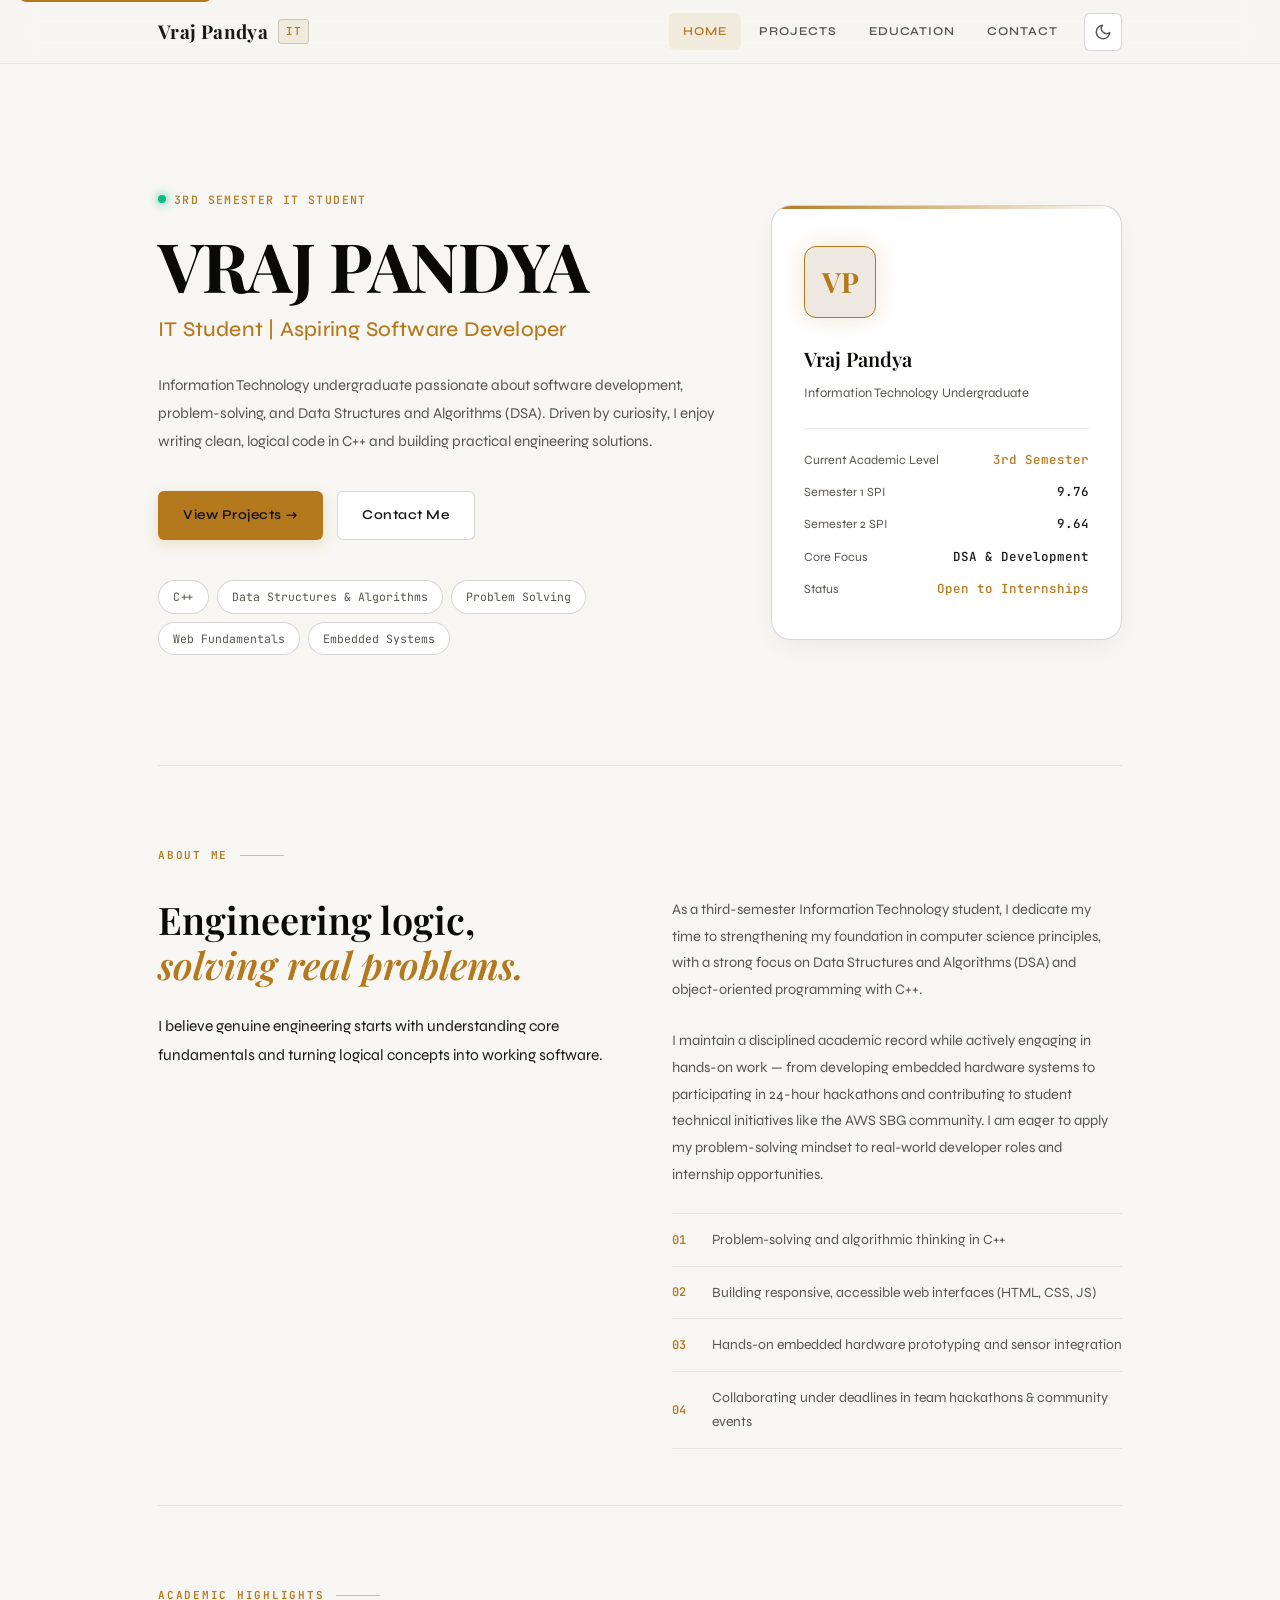
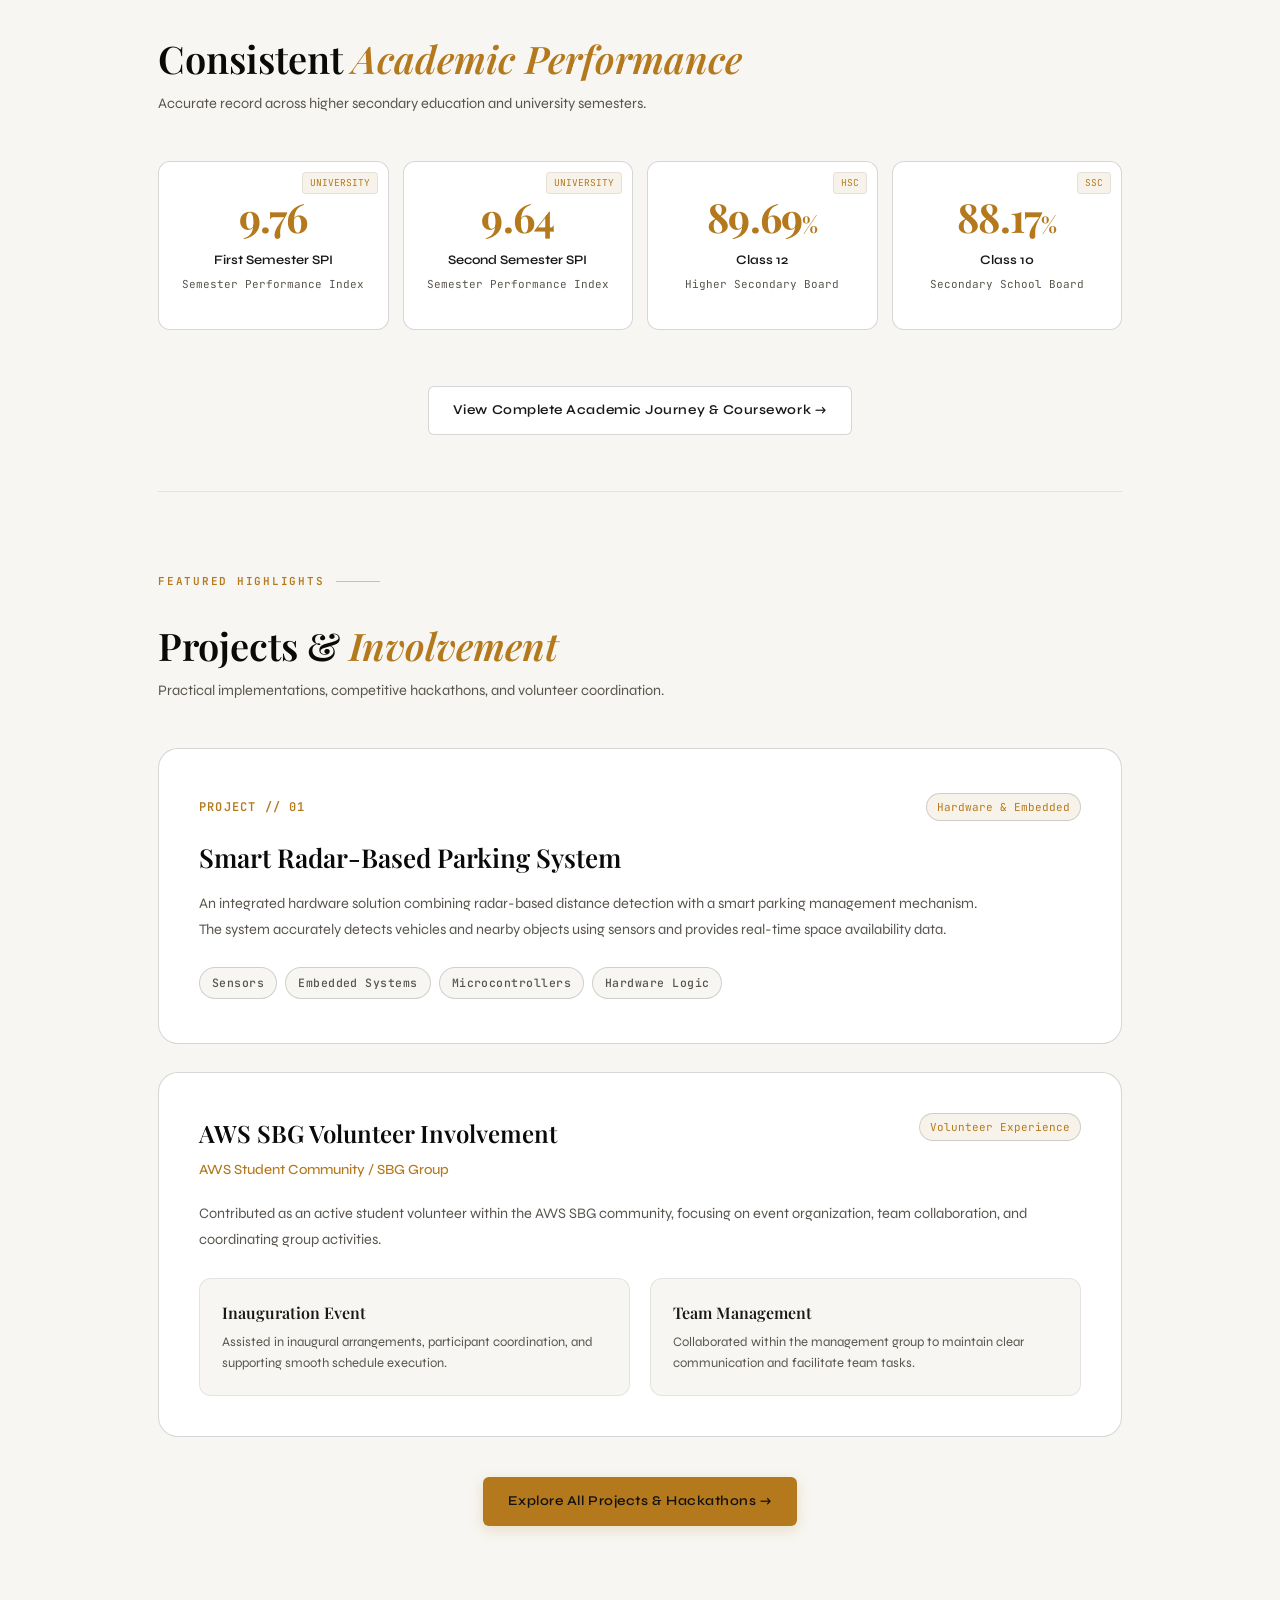
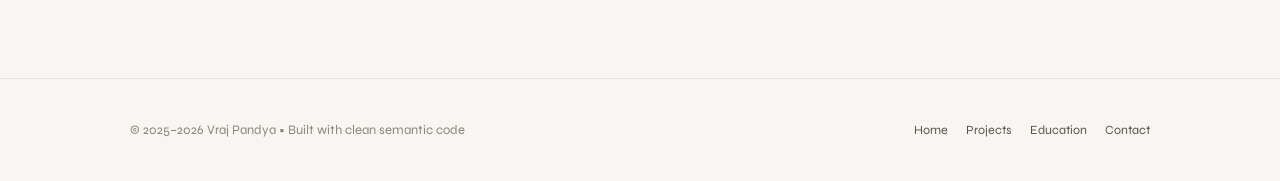
<file: index.html>
<!DOCTYPE html>
<html lang="en">
<head>
  <meta charset="UTF-8"/>
  <meta name="viewport" content="width=device-width, initial-scale=1.0"/>
  <title>Vraj Pandya — IT Student | Aspiring Software Developer</title>
  <meta name="description" content="Personal portfolio of Vraj Pandya, an Information Technology student focused on software development, Data Structures and Algorithms (DSA), and problem-solving."/>
  <link rel="stylesheet" href="style.css">
</head>
<body>

<a href="#main-content" class="skip-link">Skip to main content</a>

<!-- NAVIGATION -->
<nav>
  <div class="nav-inner">
    <a class="nav-brand" href="index.html">
      Vraj Pandya
      <span class="nav-brand-tag">IT</span>
    </a>

    <div class="nav-actions">
      <div class="nav-links">
        <a href="index.html" class="active">Home</a>
        <a href="projects.html">Projects</a>
        <a href="education.html">Education</a>
        <a href="contact.html">Contact</a>
      </div>

      <!-- Theme Toggle -->
      <button class="theme-toggle" type="button" aria-label="Toggle theme">
        <svg viewBox="0 0 24 24" width="18" height="18" fill="none" stroke="currentColor" stroke-width="2" stroke-linecap="round" stroke-linejoin="round" aria-hidden="true">
          <circle cx="12" cy="12" r="5"></circle>
          <line x1="12" y1="1" x2="12" y2="3"></line>
          <line x1="12" y1="21" x2="12" y2="23"></line>
        </svg>
      </button>

      <!-- Mobile Hamburger -->
      <button class="mobile-menu-btn" type="button" aria-label="Toggle navigation menu" aria-expanded="false">
        <svg viewBox="0 0 24 24" width="20" height="20" fill="none" stroke="currentColor" stroke-width="2" stroke-linecap="round" stroke-linejoin="round">
          <line x1="3" y1="12" x2="21" y2="12"></line>
          <line x1="3" y1="6" x2="21" y2="6"></line>
          <line x1="3" y1="18" x2="21" y2="18"></line>
        </svg>
      </button>
    </div>
  </div>
</nav>

<main id="main-content" class="page">

  <!-- HERO SECTION -->
  <section class="home-hero">
    <div class="hero-content">
      <p class="hero-eyebrow fade d1">
        <span class="status-dot"></span>
        3rd Semester IT Student
      </p>

      <h1 class="hero-name fade d2">
        VRAJ PANDYA
      </h1>

      <p class="hero-title fade d2">
        IT Student | Aspiring Software Developer
      </p>

      <p class="hero-intro fade d3">
        Information Technology undergraduate passionate about software development, problem-solving, and Data Structures and Algorithms (DSA). Driven by curiosity, I enjoy writing clean, logical code in C++ and building practical engineering solutions.
      </p>

      <div class="hero-cta-group fade d4">
        <a href="projects.html" class="btn btn-primary">View Projects →</a>
        <a href="contact.html" class="btn btn-secondary">Contact Me</a>
      </div>

      <div class="hero-roles fade d5">
        <span class="role-pill">C++</span>
        <span class="role-pill">Data Structures &amp; Algorithms</span>
        <span class="role-pill">Problem Solving</span>
        <span class="role-pill">Web Fundamentals</span>
        <span class="role-pill">Embedded Systems</span>
      </div>
    </div>

    <!-- CLEAN TECH PROFILE CARD (NO FAKE PHOTO) -->
    <div class="hero-visual-card fade d3">
      <div class="monogram-badge">
        <span class="monogram-text">VP</span>
      </div>

      <h2 class="card-spec-title">Vraj Pandya</h2>
      <p class="card-spec-sub">Information Technology Undergraduate</p>

      <ul class="spec-list">
        <li class="spec-item">
          <span class="spec-label">Current Academic Level</span>
          <span class="spec-val accent">3rd Semester</span>
        </li>
        <li class="spec-item">
          <span class="spec-label">Semester 1 SPI</span>
          <span class="spec-val">9.76</span>
        </li>
        <li class="spec-item">
          <span class="spec-label">Semester 2 SPI</span>
          <span class="spec-val">9.64</span>
        </li>
        <li class="spec-item">
          <span class="spec-label">Core Focus</span>
          <span class="spec-val">DSA &amp; Development</span>
        </li>
        <li class="spec-item">
          <span class="spec-label">Status</span>
          <span class="spec-val accent">Open to Internships</span>
        </li>
      </ul>
    </div>
  </section>

  <!-- ABOUT ME SECTION -->
  <section class="section-block">
    <div class="section-tag">About Me</div>

    <div class="about-grid">
      <div>
        <h2 class="section-title">
          Engineering logic,<br>
          <em>solving real problems.</em>
        </h2>
        <p class="about-lead" style="margin-top: 1.5rem;">
          I believe genuine engineering starts with understanding core fundamentals and turning logical concepts into working software.
        </p>
      </div>

      <div>
        <p class="about-body">
          As a third-semester Information Technology student, I dedicate my time to strengthening my foundation in computer science principles, with a strong focus on Data Structures and Algorithms (DSA) and object-oriented programming with C++.
        </p>
        <p class="about-body">
          I maintain a disciplined academic record while actively engaging in hands-on work — from developing embedded hardware systems to participating in 24-hour hackathons and contributing to student technical initiatives like the AWS SBG community. I am eager to apply my problem-solving mindset to real-world developer roles and internship opportunities.
        </p>

        <ul class="do-list">
          <li>
            <span class="do-num">01</span>
            <span>Problem-solving and algorithmic thinking in C++</span>
          </li>
          <li>
            <span class="do-num">02</span>
            <span>Building responsive, accessible web interfaces (HTML, CSS, JS)</span>
          </li>
          <li>
            <span class="do-num">03</span>
            <span>Hands-on embedded hardware prototyping and sensor integration</span>
          </li>
          <li>
            <span class="do-num">04</span>
            <span>Collaborating under deadlines in team hackathons &amp; community events</span>
          </li>
        </ul>
      </div>
    </div>
  </section>

  <!-- ACADEMIC SNAPSHOT SECTION -->
  <section class="section-block">
    <div class="section-tag">Academic Highlights</div>

    <div class="section-heading-wrapper">
      <h2 class="section-title">Consistent <em>Academic Performance</em></h2>
      <p class="section-desc">Accurate record across higher secondary education and university semesters.</p>
    </div>

    <div class="edu-stats-grid">
      <div class="stat-card">
        <span class="stat-card-badge">University</span>
        <div class="stat-num">9.76</div>
        <div class="stat-lbl">First Semester SPI</div>
        <div class="stat-sub">Semester Performance Index</div>
      </div>

      <div class="stat-card">
        <span class="stat-card-badge">University</span>
        <div class="stat-num">9.64</div>
        <div class="stat-lbl">Second Semester SPI</div>
        <div class="stat-sub">Semester Performance Index</div>
      </div>

      <div class="stat-card">
        <span class="stat-card-badge">HSC</span>
        <div class="stat-num">89.69<span style="font-size: 22px;">%</span></div>
        <div class="stat-lbl">Class 12</div>
        <div class="stat-sub">Higher Secondary Board</div>
      </div>

      <div class="stat-card">
        <span class="stat-card-badge">SSC</span>
        <div class="stat-num">88.17<span style="font-size: 22px;">%</span></div>
        <div class="stat-lbl">Class 10</div>
        <div class="stat-sub">Secondary School Board</div>
      </div>
    </div>

    <div style="text-align: center; margin-top: 1rem;">
      <a href="education.html" class="btn btn-secondary">View Complete Academic Journey &amp; Coursework →</a>
    </div>
  </section>

  <!-- QUICK PREVIEW: PROJECTS & VOLUNTEER -->
  <section class="section-block">
    <div class="section-tag">Featured Highlights</div>

    <div class="section-heading-wrapper">
      <h2 class="section-title">Projects &amp; <em>Involvement</em></h2>
      <p class="section-desc">Practical implementations, competitive hackathons, and volunteer coordination.</p>
    </div>

    <div class="projects-grid">
      <article class="proj-card">
        <div class="proj-top">
          <span class="proj-num">PROJECT // 01</span>
          <span class="proj-badge">Hardware &amp; Embedded</span>
        </div>
        <h3 class="proj-title">Smart Radar-Based Parking System</h3>
        <p class="proj-desc">
          An integrated hardware solution combining radar-based distance detection with a smart parking management mechanism. The system accurately detects vehicles and nearby objects using sensors and provides real-time space availability data.
        </p>
        <div class="tech-row">
          <span class="tech">Sensors</span>
          <span class="tech">Embedded Systems</span>
          <span class="tech">Microcontrollers</span>
          <span class="tech">Hardware Logic</span>
        </div>
      </article>

      <article class="volunteer-card" style="margin-top: 0;">
        <div class="volunteer-header">
          <div>
            <h3 class="volunteer-title">AWS SBG Volunteer Involvement</h3>
            <p class="volunteer-org">AWS Student Community / SBG Group</p>
          </div>
          <span class="proj-badge">Volunteer Experience</span>
        </div>
        <p class="volunteer-desc">
          Contributed as an active student volunteer within the AWS SBG community, focusing on event organization, team collaboration, and coordinating group activities.
        </p>
        <div class="volunteer-pillars">
          <div class="pillar-box">
            <h4>Inauguration Event</h4>
            <p>Assisted in inaugural arrangements, participant coordination, and supporting smooth schedule execution.</p>
          </div>
          <div class="pillar-box">
            <h4>Team Management</h4>
            <p>Collaborated within the management group to maintain clear communication and facilitate team tasks.</p>
          </div>
        </div>
      </article>
    </div>

    <div style="text-align: center; margin-top: 2.5rem;">
      <a href="projects.html" class="btn btn-primary">Explore All Projects &amp; Hackathons →</a>
    </div>
  </section>

</main>

<!-- FOOTER -->
<footer>
  <div class="footer-inner">
    <p>© 2025–2026 Vraj Pandya • Built with clean semantic code</p>
    <div class="footer-links">
      <a href="index.html">Home</a>
      <a href="projects.html">Projects</a>
      <a href="education.html">Education</a>
      <a href="contact.html">Contact</a>
    </div>
  </div>
</footer>

<script src="script.js"></script>
</body>
</html>
</file>
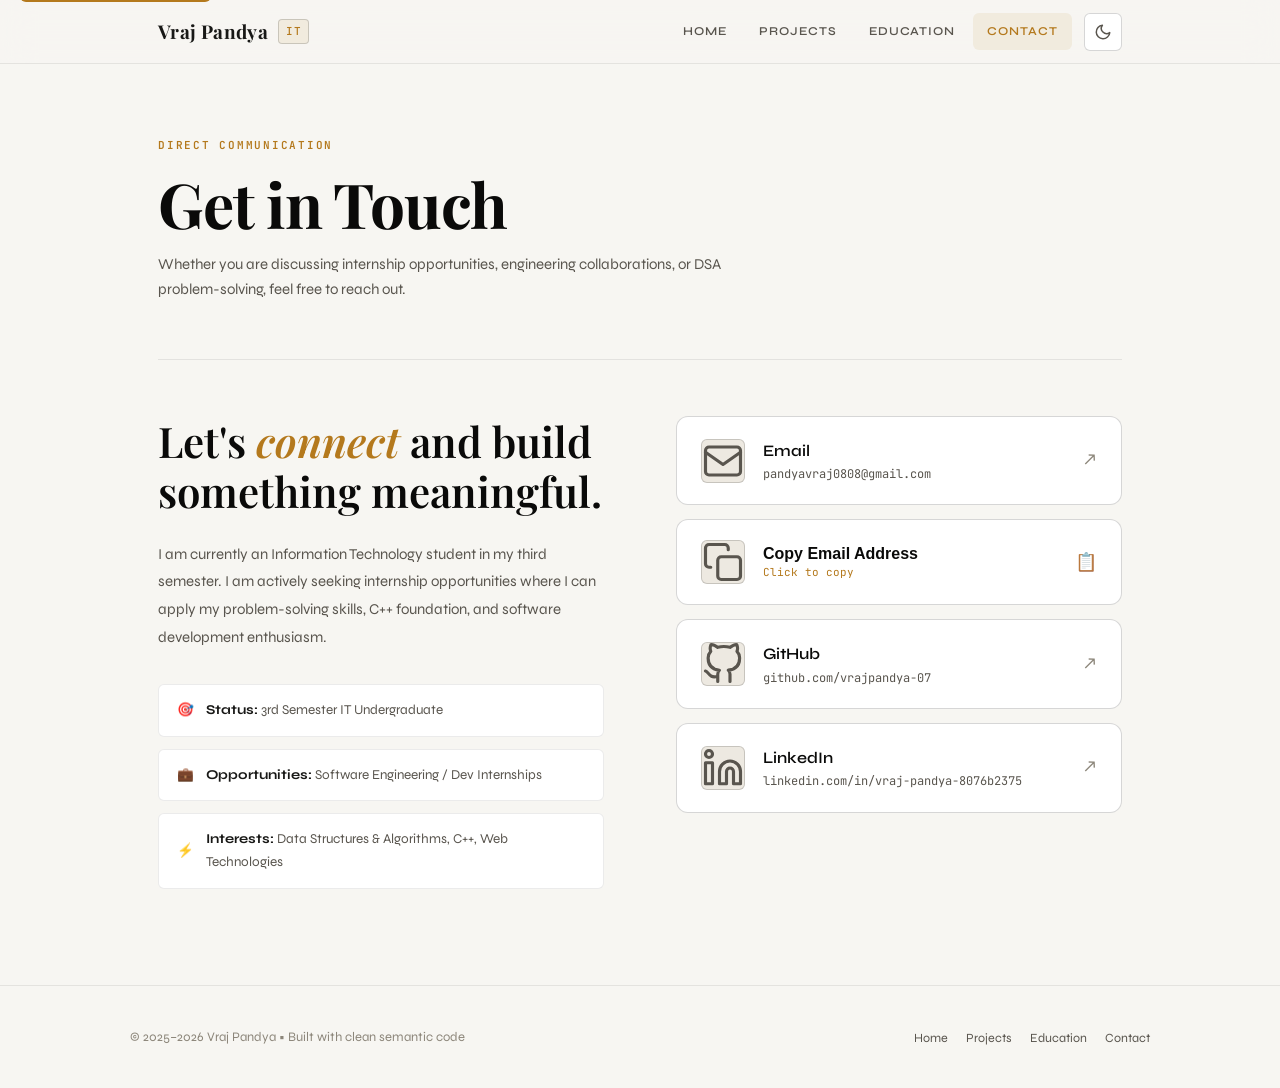
<file: contact.html>
<!DOCTYPE html>
<html lang="en">
<head>
  <meta charset="UTF-8"/>
  <meta name="viewport" content="width=device-width, initial-scale=1.0"/>
  <title>Contact — Vraj Pandya</title>
  <meta name="description" content="Get in touch with Vraj Pandya for software engineering internships, collaborations, or tech discussions."/>
  <link rel="stylesheet" href="style.css">
</head>
<body>

<a href="#main-content" class="skip-link">Skip to main content</a>

<!-- NAVIGATION -->
<nav>
  <div class="nav-inner">
    <a class="nav-brand" href="index.html">
      Vraj Pandya
      <span class="nav-brand-tag">IT</span>
    </a>

    <div class="nav-actions">
      <div class="nav-links">
        <a href="index.html">Home</a>
        <a href="projects.html">Projects</a>
        <a href="education.html">Education</a>
        <a href="contact.html" class="active">Contact</a>
      </div>

      <!-- Theme Toggle -->
      <button class="theme-toggle" type="button" aria-label="Toggle theme">
        <svg viewBox="0 0 24 24" width="18" height="18" fill="none" stroke="currentColor" stroke-width="2" stroke-linecap="round" stroke-linejoin="round" aria-hidden="true">
          <circle cx="12" cy="12" r="5"></circle>
          <line x1="12" y1="1" x2="12" y2="3"></line>
          <line x1="12" y1="21" x2="12" y2="23"></line>
        </svg>
      </button>

      <!-- Mobile Hamburger -->
      <button class="mobile-menu-btn" type="button" aria-label="Toggle navigation menu" aria-expanded="false">
        <svg viewBox="0 0 24 24" width="20" height="20" fill="none" stroke="currentColor" stroke-width="2" stroke-linecap="round" stroke-linejoin="round">
          <line x1="3" y1="12" x2="21" y2="12"></line>
          <line x1="3" y1="6" x2="21" y2="6"></line>
          <line x1="3" y1="18" x2="21" y2="18"></line>
        </svg>
      </button>
    </div>
  </div>
</nav>

<main id="main-content" class="page">

  <!-- PAGE HEADER -->
  <header class="page-hero fade d1">
    <p class="page-hero-tag">Direct Communication</p>
    <h1>Get in Touch</h1>
    <p class="page-subtitle">
      Whether you are discussing internship opportunities, engineering collaborations, or DSA problem-solving, feel free to reach out.
    </p>
  </header>

  <!-- CONTACT GRID -->
  <div class="contact-wrap fade d2">

    <!-- LEFT: INTRO & STATUS -->
    <div>
      <h2 class="contact-intro">Let's <em>connect</em> and build something meaningful.</h2>
      <p class="contact-sub">
        I am currently an Information Technology student in my third semester. I am actively seeking internship opportunities where I can apply my problem-solving skills, C++ foundation, and software development enthusiasm.
      </p>

      <div class="contact-info-cards">
        <div class="contact-info-pill">
          <span>🎯</span>
          <div>
            <strong>Status:</strong> 3rd Semester IT Undergraduate
          </div>
        </div>
        <div class="contact-info-pill">
          <span>💼</span>
          <div>
            <strong>Opportunities:</strong> Software Engineering / Dev Internships
          </div>
        </div>
        <div class="contact-info-pill">
          <span>⚡</span>
          <div>
            <strong>Interests:</strong> Data Structures &amp; Algorithms, C++, Web Technologies
          </div>
        </div>
      </div>
    </div>

    <!-- RIGHT: DIRECT CHANNELS (VERIFIED LINKS ONLY) -->
    <div class="contact-logos">

      <!-- Email Direct & Copy -->
      <a class="contact-btn" href="mailto:pandyavraj0808@gmail.com" title="Send email to pandyavraj0808@gmail.com">
        <div class="btn-icon">
          <svg viewBox="0 0 24 24" fill="none" stroke="currentColor" stroke-width="1.8" stroke-linecap="round" stroke-linejoin="round">
            <rect x="2" y="4" width="20" height="16" rx="2"/>
            <path d="M2 7l10 7 10-7"/>
          </svg>
        </div>
        <div class="contact-btn-content">
          <span class="btn-name">Email</span>
          <span class="btn-sub">pandyavraj0808@gmail.com</span>
        </div>
        <span class="btn-arrow">↗</span>
      </a>

      <!-- Quick Copy Email Button -->
      <button type="button" class="contact-btn" id="copy-email-btn" data-email="pandyavraj0808@gmail.com" style="cursor: pointer; text-align: left;">
        <div class="btn-icon">
          <svg viewBox="0 0 24 24" fill="none" stroke="currentColor" stroke-width="1.8" stroke-linecap="round" stroke-linejoin="round">
            <rect x="9" y="9" width="13" height="13" rx="2" ry="2"></rect>
            <path d="M5 15H4a2 2 0 0 1-2-2V4a2 2 0 0 1 2-2h9a2 2 0 0 1 2 2v1"></path>
          </svg>
        </div>
        <div class="contact-btn-content">
          <span class="btn-name">Copy Email Address</span>
          <span class="copy-feedback">Click to copy</span>
        </div>
        <span class="btn-arrow">📋</span>
      </button>

      <!-- GitHub -->
      <a class="contact-btn" href="https://github.com/vrajpandya-07" target="_blank" rel="noopener noreferrer" title="Visit Vraj's GitHub profile">
        <div class="btn-icon">
          <svg viewBox="0 0 24 24" fill="none" stroke="currentColor" stroke-width="1.8" stroke-linecap="round" stroke-linejoin="round">
            <path d="M9 19c-5 1.5-5-2.5-7-3m14 6v-3.87a3.37 3.37 0 0 0-.94-2.61c3.14-.35 6.44-1.54 6.44-7A5.44 5.44 0 0 0 20 4.77 5.07 5.07 0 0 0 19.91 1S18.73.65 16 2.48a13.38 13.38 0 0 0-7 0C6.27.65 5.09 1 5.09 1A5.07 5.07 0 0 0 5 4.77a5.44 5.44 0 0 0-1.5 3.78c0 5.42 3.3 6.61 6.44 7A3.37 3.37 0 0 0 9 18.13V22"/>
          </svg>
        </div>
        <div class="contact-btn-content">
          <span class="btn-name">GitHub</span>
          <span class="btn-sub">github.com/vrajpandya-07</span>
        </div>
        <span class="btn-arrow">↗</span>
      </a>

      <!-- LinkedIn -->
      <a class="contact-btn" href="https://www.linkedin.com/in/vraj-pandya-8076b2375/" target="_blank" rel="noopener noreferrer" title="Connect with Vraj on LinkedIn">
        <div class="btn-icon">
          <svg viewBox="0 0 24 24" fill="none" stroke="currentColor" stroke-width="1.8" stroke-linecap="round" stroke-linejoin="round">
            <path d="M16 8a6 6 0 0 1 6 6v7h-4v-7a2 2 0 0 0-2-2 2 2 0 0 0-2 2v7h-4v-7a6 6 0 0 1 6-6z"/>
            <rect x="2" y="9" width="4" height="12"/>
            <circle cx="4" cy="4" r="2"/>
          </svg>
        </div>
        <div class="contact-btn-content">
          <span class="btn-name">LinkedIn</span>
          <span class="btn-sub">linkedin.com/in/vraj-pandya-8076b2375</span>
        </div>
        <span class="btn-arrow">↗</span>
      </a>

    </div>

  </div>

</main>

<!-- FOOTER -->
<footer>
  <div class="footer-inner">
    <p>© 2025–2026 Vraj Pandya • Built with clean semantic code</p>
    <div class="footer-links">
      <a href="index.html">Home</a>
      <a href="projects.html">Projects</a>
      <a href="education.html">Education</a>
      <a href="contact.html">Contact</a>
    </div>
  </div>
</footer>

<script src="script.js"></script>
</body>
</html>
</file>
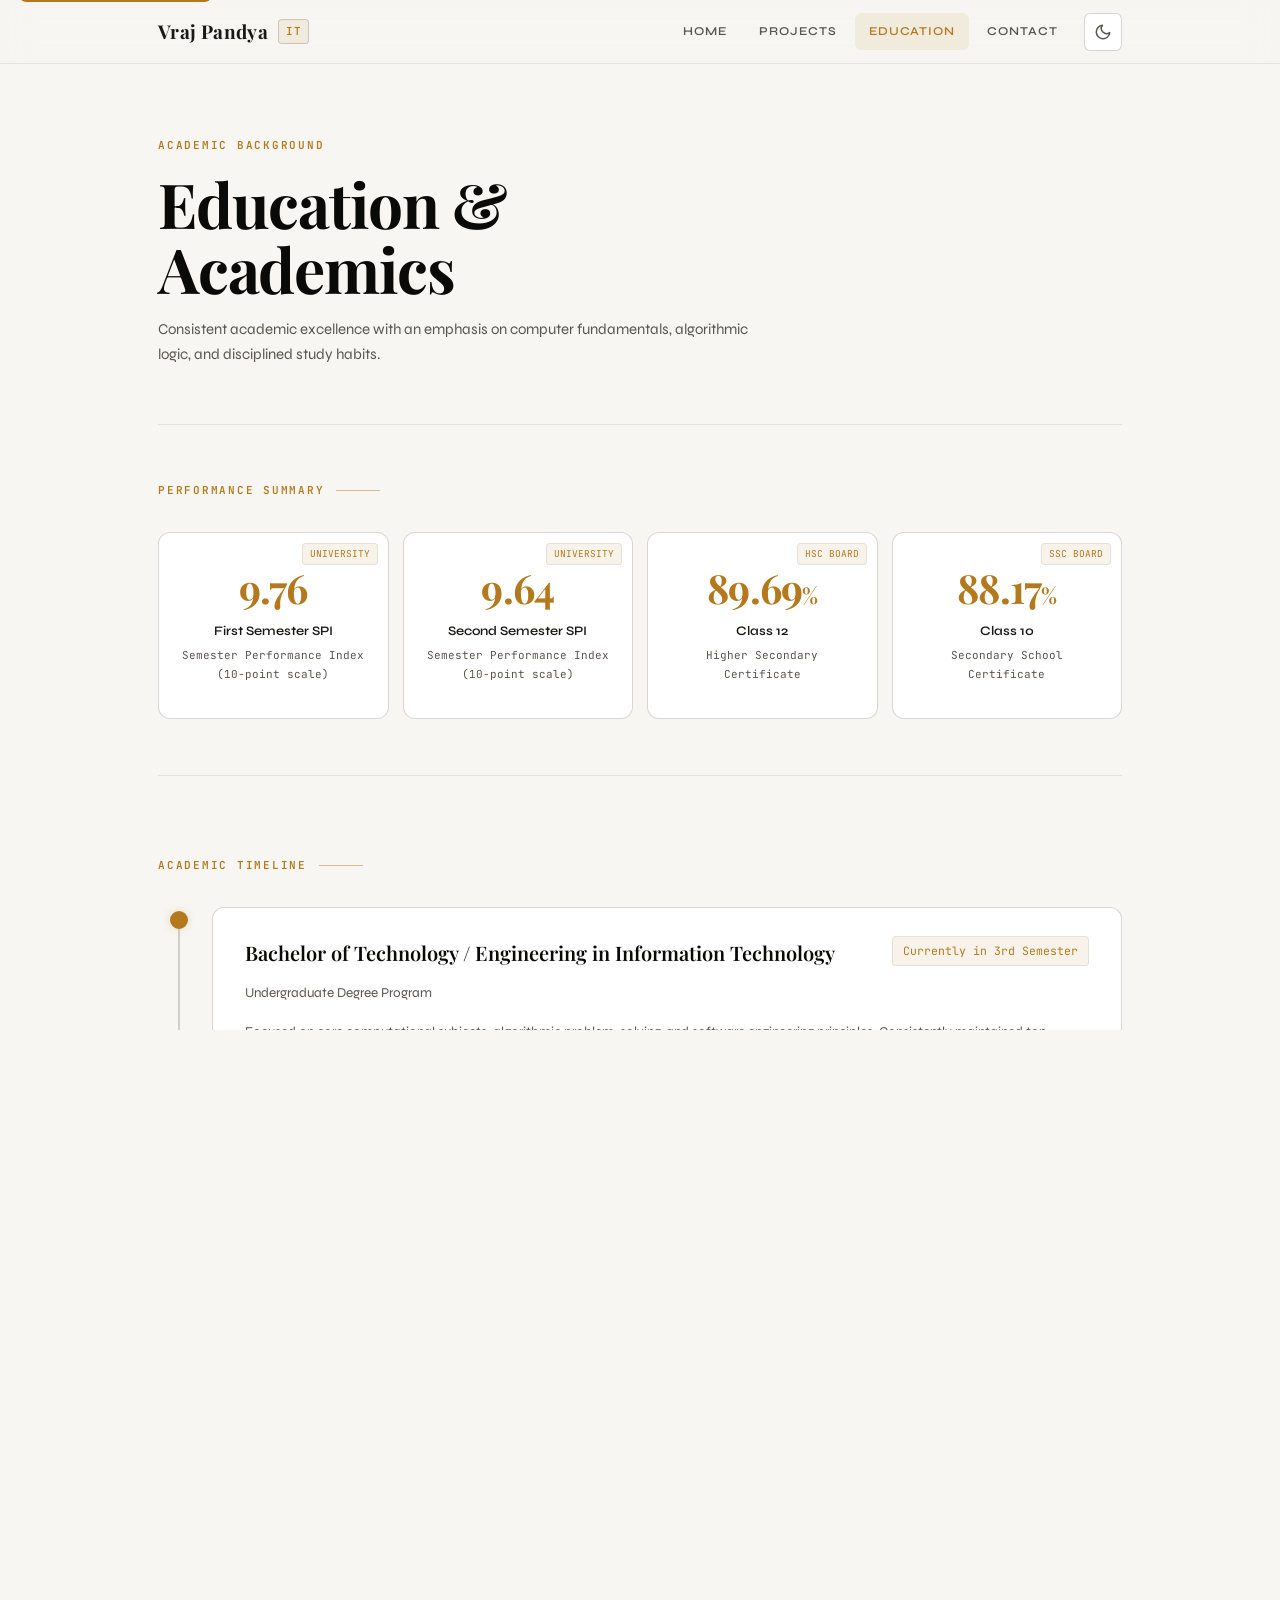
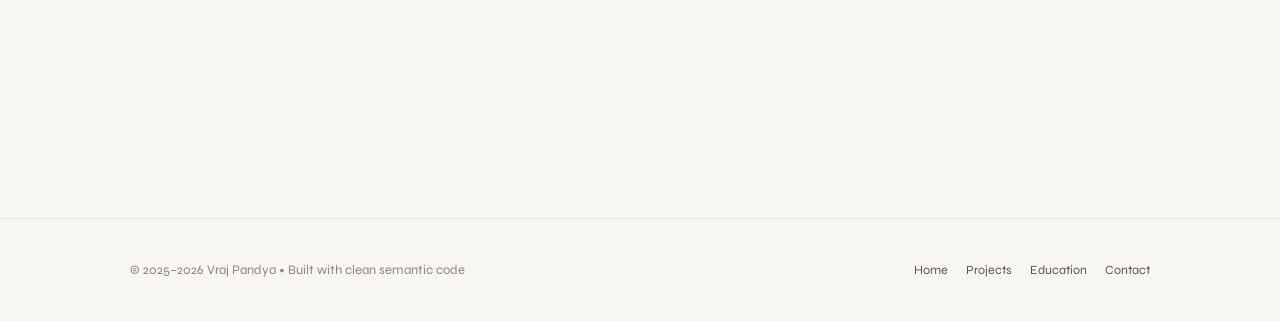
<file: education.html>
<!DOCTYPE html>
<html lang="en">
<head>
  <meta charset="UTF-8"/>
  <meta name="viewport" content="width=device-width, initial-scale=1.0"/>
  <title>Education &amp; Academics — Vraj Pandya</title>
  <meta name="description" content="Academic performance, coursework, and technical skills of Vraj Pandya, 3rd semester Information Technology student."/>
  <link rel="stylesheet" href="style.css">
</head>
<body>

<a href="#main-content" class="skip-link">Skip to main content</a>

<!-- NAVIGATION -->
<nav>
  <div class="nav-inner">
    <a class="nav-brand" href="index.html">
      Vraj Pandya
      <span class="nav-brand-tag">IT</span>
    </a>

    <div class="nav-actions">
      <div class="nav-links">
        <a href="index.html">Home</a>
        <a href="projects.html">Projects</a>
        <a href="education.html" class="active">Education</a>
        <a href="contact.html">Contact</a>
      </div>

      <!-- Theme Toggle -->
      <button class="theme-toggle" type="button" aria-label="Toggle theme">
        <svg viewBox="0 0 24 24" width="18" height="18" fill="none" stroke="currentColor" stroke-width="2" stroke-linecap="round" stroke-linejoin="round" aria-hidden="true">
          <circle cx="12" cy="12" r="5"></circle>
          <line x1="12" y1="1" x2="12" y2="3"></line>
          <line x1="12" y1="21" x2="12" y2="23"></line>
        </svg>
      </button>

      <!-- Mobile Hamburger -->
      <button class="mobile-menu-btn" type="button" aria-label="Toggle navigation menu" aria-expanded="false">
        <svg viewBox="0 0 24 24" width="20" height="20" fill="none" stroke="currentColor" stroke-width="2" stroke-linecap="round" stroke-linejoin="round">
          <line x1="3" y1="12" x2="21" y2="12"></line>
          <line x1="3" y1="6" x2="21" y2="6"></line>
          <line x1="3" y1="18" x2="21" y2="18"></line>
        </svg>
      </button>
    </div>
  </div>
</nav>

<main id="main-content" class="page">

  <!-- PAGE HEADER -->
  <header class="page-hero fade d1">
    <p class="page-hero-tag">Academic Background</p>
    <h1>Education &amp;<br>Academics</h1>
    <p class="page-subtitle">
      Consistent academic excellence with an emphasis on computer fundamentals, algorithmic logic, and disciplined study habits.
    </p>
  </header>

  <!-- ACADEMIC STATS CARDS -->
  <section class="fade d2">
    <div class="section-tag">Performance Summary</div>

    <div class="edu-stats-grid">
      <div class="stat-card">
        <span class="stat-card-badge">University</span>
        <div class="stat-num">9.76</div>
        <div class="stat-lbl">First Semester SPI</div>
        <div class="stat-sub">Semester Performance Index (10-point scale)</div>
      </div>

      <div class="stat-card">
        <span class="stat-card-badge">University</span>
        <div class="stat-num">9.64</div>
        <div class="stat-lbl">Second Semester SPI</div>
        <div class="stat-sub">Semester Performance Index (10-point scale)</div>
      </div>

      <div class="stat-card">
        <span class="stat-card-badge">HSC Board</span>
        <div class="stat-num">89.69<span style="font-size: 22px;">%</span></div>
        <div class="stat-lbl">Class 12</div>
        <div class="stat-sub">Higher Secondary Certificate</div>
      </div>

      <div class="stat-card">
        <span class="stat-card-badge">SSC Board</span>
        <div class="stat-num">88.17<span style="font-size: 22px;">%</span></div>
        <div class="stat-lbl">Class 10</div>
        <div class="stat-sub">Secondary School Certificate</div>
      </div>
    </div>
  </section>

  <!-- TIMELINE OF EDUCATION -->
  <section class="section-block fade d3">
    <div class="section-tag">Academic Timeline</div>

    <div class="timeline">
      <!-- University -->
      <div class="timeline-item">
        <div class="timeline-marker active"></div>
        <div class="timeline-content">
          <div class="timeline-header">
            <h3 class="timeline-role">Bachelor of Technology / Engineering in Information Technology</h3>
            <span class="timeline-date">Currently in 3rd Semester</span>
          </div>
          <p class="timeline-org">Undergraduate Degree Program</p>
          <p class="timeline-desc">
            Focused on core computational subjects, algorithmic problem-solving, and software engineering principles. Consistently maintained top academic scores in both completed semesters.
          </p>
          <ul class="timeline-bullets">
            <li><strong>First Semester SPI:</strong> 9.76 / 10.0</li>
            <li><strong>Second Semester SPI:</strong> 9.64 / 10.0</li>
            <li><strong>Current Learning Focus:</strong> Data Structures &amp; Algorithms (DSA), Object-Oriented Programming with C++, Web Foundations</li>
          </ul>
        </div>
      </div>

      <!-- Class 12 -->
      <div class="timeline-item">
        <div class="timeline-marker"></div>
        <div class="timeline-content">
          <div class="timeline-header">
            <h3 class="timeline-role">Higher Secondary Certificate (Class 12)</h3>
            <span class="timeline-date">Score: 89.69%</span>
          </div>
          <p class="timeline-org">Science Stream (Mathematics &amp; Physical Sciences)</p>
          <p class="timeline-desc">
            Built strong foundations in advanced mathematics, analytical reasoning, and scientific principles which now directly support algorithmic problem-solving in computer science.
          </p>
        </div>
      </div>

      <!-- Class 10 -->
      <div class="timeline-item">
        <div class="timeline-marker"></div>
        <div class="timeline-content">
          <div class="timeline-header">
            <h3 class="timeline-role">Secondary School Certificate (Class 10)</h3>
            <span class="timeline-date">Score: 88.17%</span>
          </div>
          <p class="timeline-org">High School Foundation</p>
          <p class="timeline-desc">
            Established a disciplined academic routine and interest in mathematics, logic, and computing.
          </p>
        </div>
      </div>
    </div>
  </section>

  <!-- SKILLS & STRENGTHS (ONLY SUPPORTED TECH) -->
  <section class="section-block fade d4">
    <div class="section-tag">Technical Competencies</div>

    <div class="section-heading-wrapper">
      <h2 class="section-title">Verified <em>Skills &amp; Toolkit</em></h2>
      <p class="section-desc">Technologies and fundamentals actively used in academic work and projects.</p>
    </div>

    <div class="skills-container">
      <!-- Programming Languages -->
      <div class="skill-category-card">
        <h3 class="category-title">
          <span class="category-icon">‹/›</span>
          Programming &amp; Logic
        </h3>
        <div class="skill-tag-list">
          <span class="skill-tag"><span class="skill-dot"></span>C++</span>
          <span class="skill-tag"><span class="skill-dot"></span>Data Structures &amp; Algorithms</span>
          <span class="skill-tag"><span class="skill-dot"></span>Problem Solving</span>
          <span class="skill-tag"><span class="skill-dot"></span>Object-Oriented Logic</span>
        </div>
      </div>

      <!-- Web Technologies -->
      <div class="skill-category-card">
        <h3 class="category-title">
          <span class="category-icon">🌐</span>
          Web Development
        </h3>
        <div class="skill-tag-list">
          <span class="skill-tag"><span class="skill-dot"></span>HTML5</span>
          <span class="skill-tag"><span class="skill-dot"></span>CSS3</span>
          <span class="skill-tag"><span class="skill-dot"></span>Responsive Design</span>
          <span class="skill-tag"><span class="skill-dot"></span>JavaScript Basics</span>
        </div>
      </div>

      <!-- Hardware & Embedded -->
      <div class="skill-category-card">
        <h3 class="category-title">
          <span class="category-icon">⚡</span>
          Hardware &amp; Systems
        </h3>
        <div class="skill-tag-list">
          <span class="skill-tag"><span class="skill-dot"></span>Embedded Systems</span>
          <span class="skill-tag"><span class="skill-dot"></span>Microcontrollers</span>
          <span class="skill-tag"><span class="skill-dot"></span>Sensor Integration</span>
          <span class="skill-tag"><span class="skill-dot"></span>Radar &amp; Distance Detection</span>
        </div>
      </div>

      <!-- Tools & Collaboration -->
      <div class="skill-category-card">
        <h3 class="category-title">
          <span class="category-icon">⚙️</span>
          Tools &amp; Collaboration
        </h3>
        <div class="skill-tag-list">
          <span class="skill-tag"><span class="skill-dot"></span>Git &amp; GitHub</span>
          <span class="skill-tag"><span class="skill-dot"></span>Team Coordination</span>
          <span class="skill-tag"><span class="skill-dot"></span>Hackathon Delivery</span>
          <span class="skill-tag"><span class="skill-dot"></span>Community Volunteering</span>
        </div>
      </div>
    </div>
  </section>

  <!-- VOLUNTEER EXPERIENCE SECTION -->
  <section class="section-block fade d5">
    <div class="section-tag">Extracurricular &amp; Community</div>

    <div class="section-heading-wrapper">
      <h2 class="section-title">Volunteer <em>Involvement</em></h2>
      <p class="section-desc">Active participation in student technical communities and organizational tasks.</p>
    </div>

    <div class="volunteer-card">
      <div class="volunteer-header">
        <div>
          <h3 class="volunteer-title">AWS SBG Student Volunteer</h3>
          <p class="volunteer-org">AWS SBG Group</p>
        </div>
        <span class="proj-badge">Team Coordination</span>
      </div>
      <p class="volunteer-desc">
        Joined the AWS SBG group as an active volunteer to support technical community events and collaborative student initiatives. Emphasized teamwork, effective coordination, and collective problem-solving across group activities.
      </p>

      <div class="volunteer-pillars">
        <div class="pillar-box">
          <h4>Inauguration Event</h4>
          <p>Assisted in the official inaugural program, handling logistical coordination and welcoming participants to ensure a seamless kickoff.</p>
        </div>

        <div class="pillar-box">
          <h4>Team Management</h4>
          <p>Engaged in team communication, helping allocate task responsibilities, track preparation, and maintain group alignment during group events.</p>
        </div>
      </div>
    </div>
  </section>

</main>

<!-- FOOTER -->
<footer>
  <div class="footer-inner">
    <p>© 2025–2026 Vraj Pandya • Built with clean semantic code</p>
    <div class="footer-links">
      <a href="index.html">Home</a>
      <a href="projects.html">Projects</a>
      <a href="education.html">Education</a>
      <a href="contact.html">Contact</a>
    </div>
  </div>
</footer>

<script src="script.js"></script>
</body>
</html>
</file>
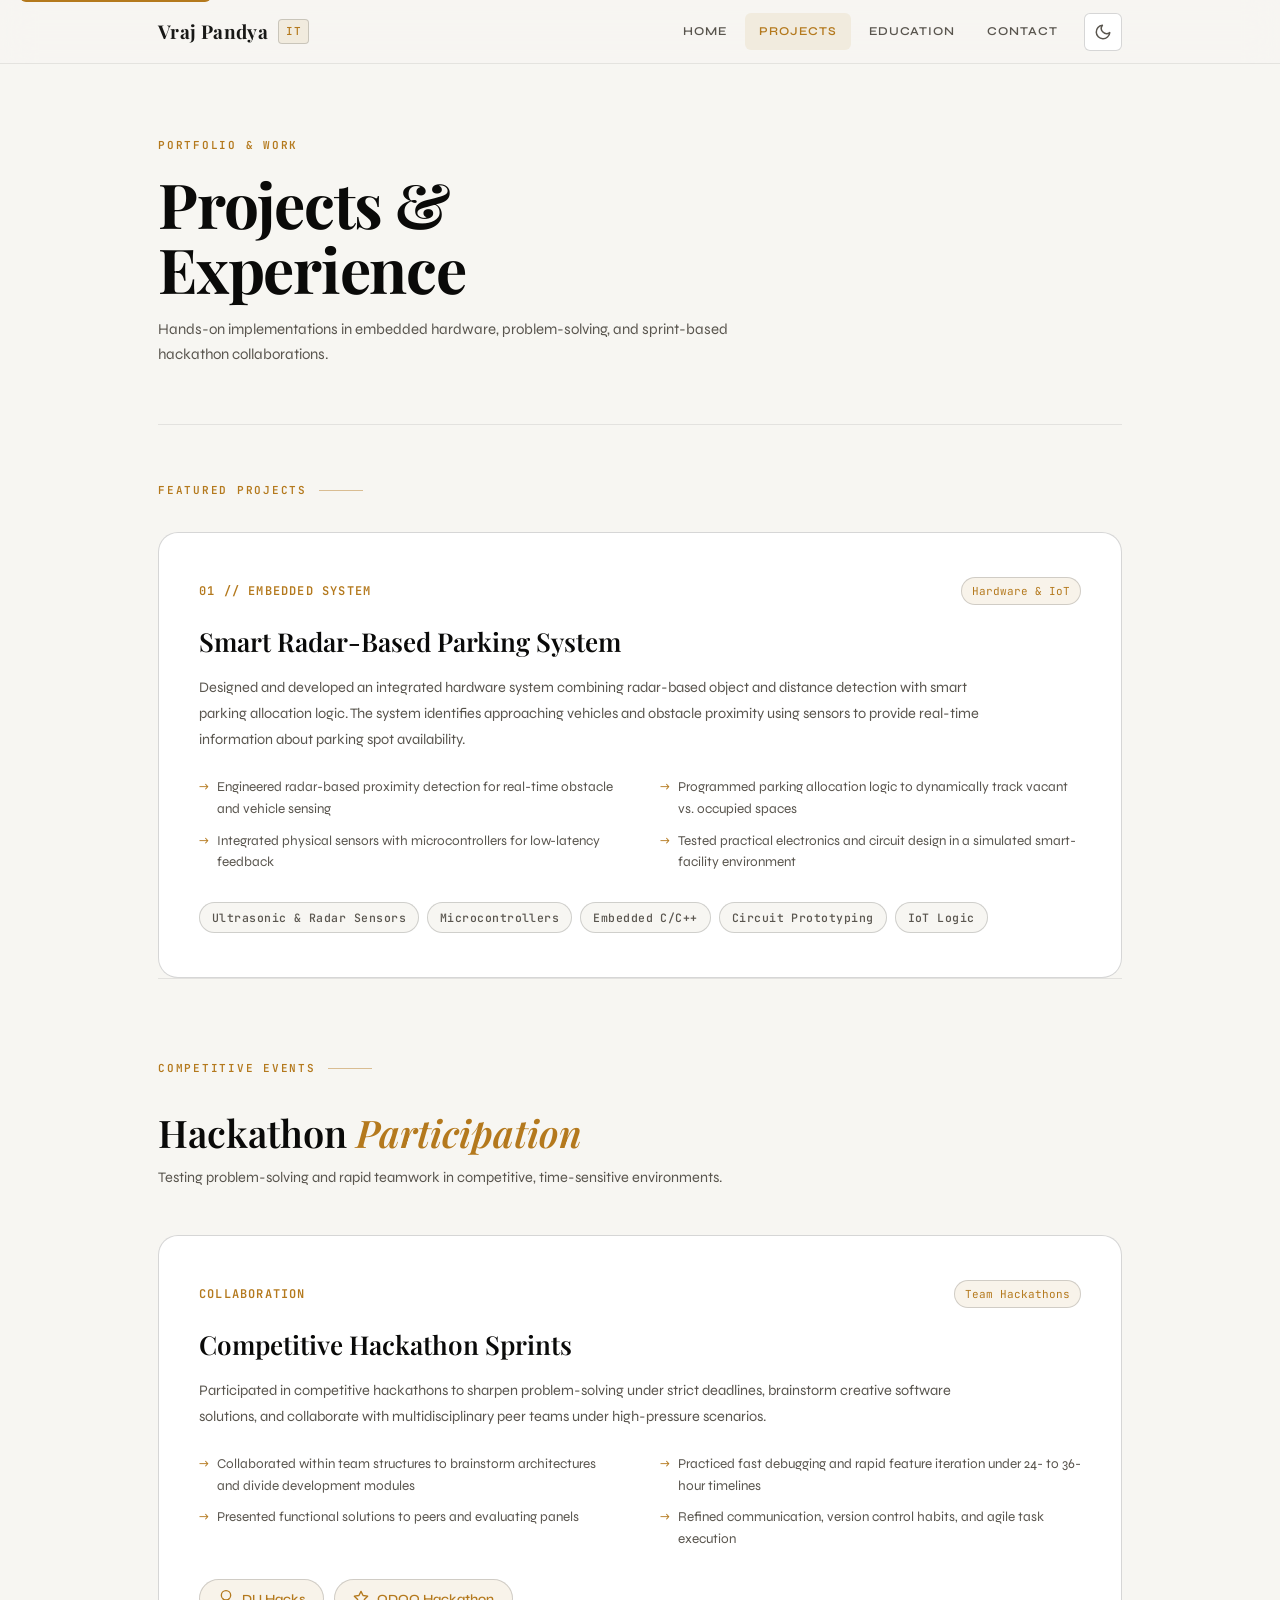
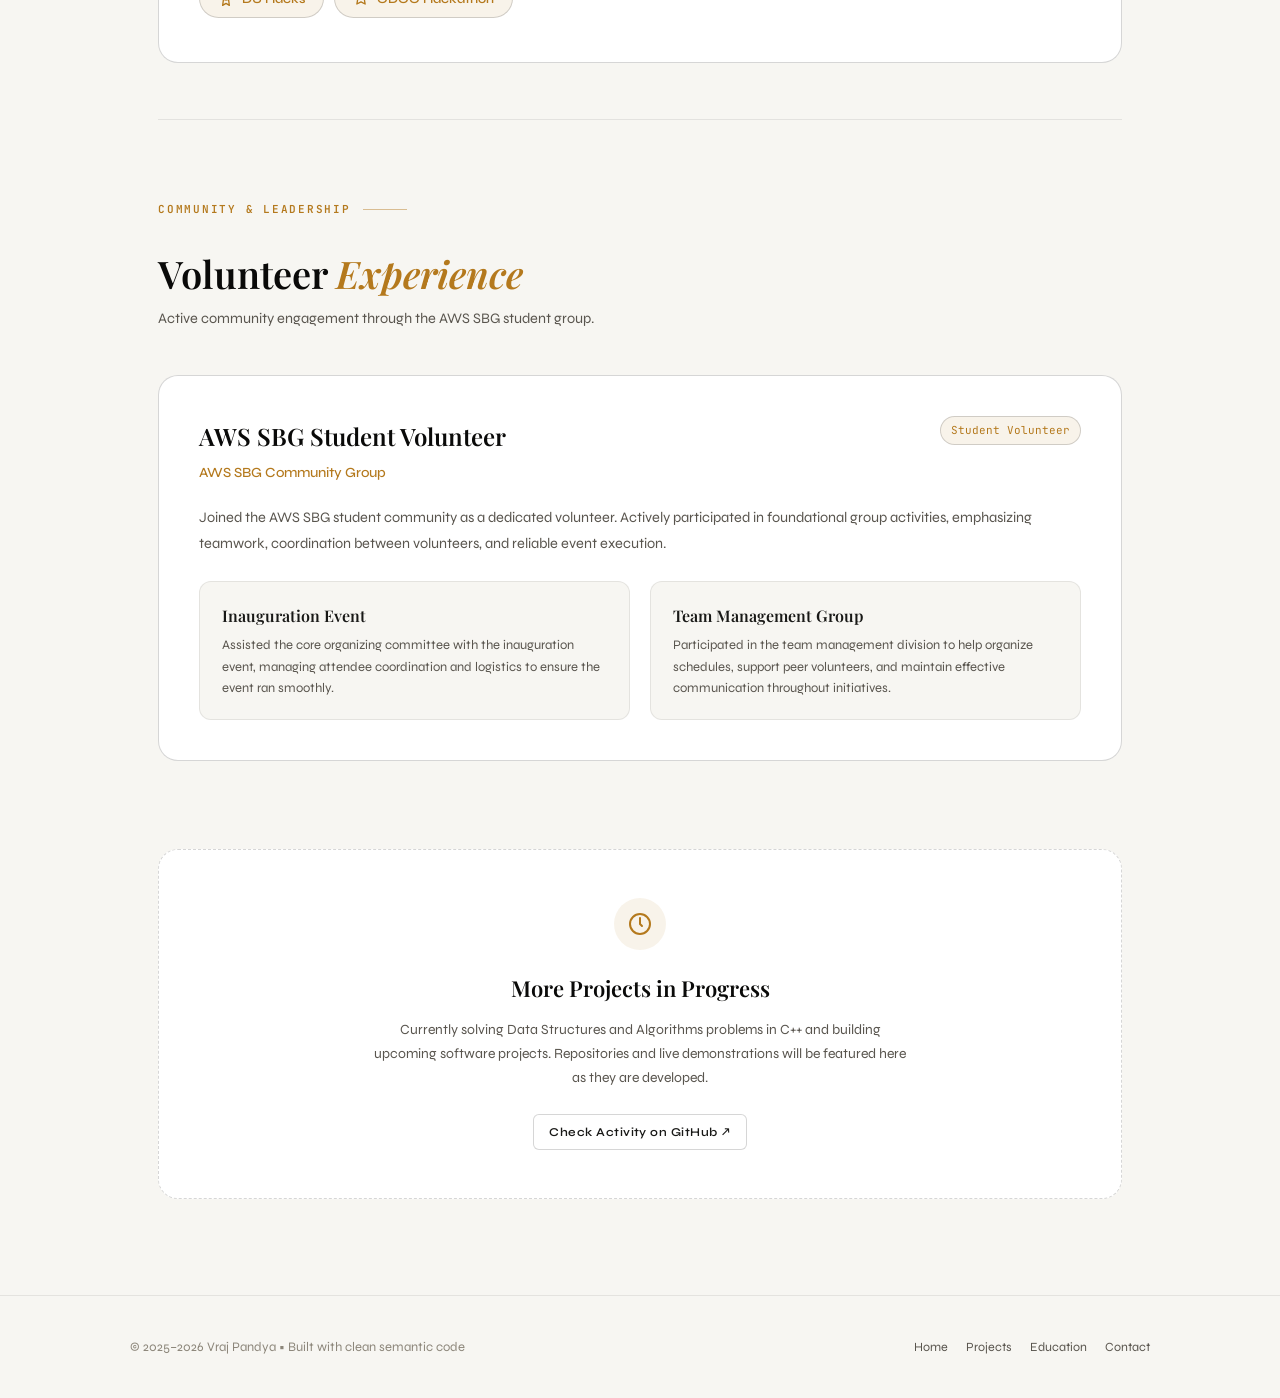
<file: projects.html>
<!DOCTYPE html>
<html lang="en">
<head>
  <meta charset="UTF-8"/>
  <meta name="viewport" content="width=device-width, initial-scale=1.0"/>
  <title>Projects &amp; Experience — Vraj Pandya</title>
  <meta name="description" content="Technical projects, embedded hardware systems, hackathon experiences, and volunteer work by Vraj Pandya."/>
  <link rel="stylesheet" href="style.css">
</head>
<body>

<a href="#main-content" class="skip-link">Skip to main content</a>

<!-- NAVIGATION -->
<nav>
  <div class="nav-inner">
    <a class="nav-brand" href="index.html">
      Vraj Pandya
      <span class="nav-brand-tag">IT</span>
    </a>

    <div class="nav-actions">
      <div class="nav-links">
        <a href="index.html">Home</a>
        <a href="projects.html" class="active">Projects</a>
        <a href="education.html">Education</a>
        <a href="contact.html">Contact</a>
      </div>

      <!-- Theme Toggle -->
      <button class="theme-toggle" type="button" aria-label="Toggle theme">
        <svg viewBox="0 0 24 24" width="18" height="18" fill="none" stroke="currentColor" stroke-width="2" stroke-linecap="round" stroke-linejoin="round" aria-hidden="true">
          <circle cx="12" cy="12" r="5"></circle>
          <line x1="12" y1="1" x2="12" y2="3"></line>
          <line x1="12" y1="21" x2="12" y2="23"></line>
        </svg>
      </button>

      <!-- Mobile Hamburger -->
      <button class="mobile-menu-btn" type="button" aria-label="Toggle navigation menu" aria-expanded="false">
        <svg viewBox="0 0 24 24" width="20" height="20" fill="none" stroke="currentColor" stroke-width="2" stroke-linecap="round" stroke-linejoin="round">
          <line x1="3" y1="12" x2="21" y2="12"></line>
          <line x1="3" y1="6" x2="21" y2="6"></line>
          <line x1="3" y1="18" x2="21" y2="18"></line>
        </svg>
      </button>
    </div>
  </div>
</nav>

<main id="main-content" class="page">

  <!-- PAGE HEADER -->
  <header class="page-hero fade d1">
    <p class="page-hero-tag">Portfolio &amp; Work</p>
    <h1>Projects &amp;<br>Experience</h1>
    <p class="page-subtitle">
      Hands-on implementations in embedded hardware, problem-solving, and sprint-based hackathon collaborations.
    </p>
  </header>

  <!-- FEATURED PROJECTS -->
  <section class="fade d2">
    <div class="section-tag">Featured Projects</div>

    <div class="projects-grid">

      <!-- PROJECT 01: SMART RADAR PARKING -->
      <article class="proj-card">
        <div class="proj-top">
          <span class="proj-num">01 // EMBEDDED SYSTEM</span>
          <span class="proj-badge">Hardware &amp; IoT</span>
        </div>

        <h2 class="proj-title">Smart Radar-Based Parking System</h2>

        <p class="proj-desc">
          Designed and developed an integrated hardware system combining radar-based object and distance detection with smart parking allocation logic. The system identifies approaching vehicles and obstacle proximity using sensors to provide real-time information about parking spot availability.
        </p>

        <ul class="proj-bullets">
          <li>Engineered radar-based proximity detection for real-time obstacle and vehicle sensing</li>
          <li>Programmed parking allocation logic to dynamically track vacant vs. occupied spaces</li>
          <li>Integrated physical sensors with microcontrollers for low-latency feedback</li>
          <li>Tested practical electronics and circuit design in a simulated smart-facility environment</li>
        </ul>

        <div class="tech-row">
          <span class="tech">Ultrasonic &amp; Radar Sensors</span>
          <span class="tech">Microcontrollers</span>
          <span class="tech">Embedded C/C++</span>
          <span class="tech">Circuit Prototyping</span>
          <span class="tech">IoT Logic</span>
        </div>
      </article>

    </div>
  </section>

  <!-- HACKATHON EXPERIENCE -->
  <section class="section-block fade d3">
    <div class="section-tag">Competitive Events</div>

    <div class="section-heading-wrapper">
      <h2 class="section-title">Hackathon <em>Participation</em></h2>
      <p class="section-desc">Testing problem-solving and rapid teamwork in competitive, time-sensitive environments.</p>
    </div>

    <article class="proj-card">
      <div class="proj-top">
        <span class="proj-num">COLLABORATION</span>
        <span class="proj-badge">Team Hackathons</span>
      </div>

      <h3 class="proj-title">Competitive Hackathon Sprints</h3>
      <p class="proj-desc">
        Participated in competitive hackathons to sharpen problem-solving under strict deadlines, brainstorm creative software solutions, and collaborate with multidisciplinary peer teams under high-pressure scenarios.
      </p>

      <ul class="proj-bullets">
        <li>Collaborated within team structures to brainstorm architectures and divide development modules</li>
        <li>Practiced fast debugging and rapid feature iteration under 24- to 36-hour timelines</li>
        <li>Presented functional solutions to peers and evaluating panels</li>
        <li>Refined communication, version control habits, and agile task execution</li>
      </ul>

      <div class="hack-badges">
        <span class="hack-badge">
          <svg viewBox="0 0 24 24" width="16" height="16" fill="none" stroke="currentColor" stroke-width="2" stroke-linecap="round" stroke-linejoin="round" aria-hidden="true"><circle cx="12" cy="8" r="7"></circle><polyline points="8.21 13.89 7 23 12 20 17 23 15.79 13.88"></polyline></svg>
          DU Hacks
        </span>
        <span class="hack-badge">
          <svg viewBox="0 0 24 24" width="16" height="16" fill="none" stroke="currentColor" stroke-width="2" stroke-linecap="round" stroke-linejoin="round" aria-hidden="true"><polygon points="12 2 15.09 8.26 22 9.27 17 14.14 18.18 21.02 12 17.77 5.82 21.02 7 14.14 2 9.27 8.91 8.26 12 2"></polygon></svg>
          ODOO Hackathon
        </span>
      </div>
    </article>
  </section>

  <!-- VOLUNTEER EXPERIENCE SECTION -->
  <section class="section-block fade d4">
    <div class="section-tag">Community &amp; Leadership</div>

    <div class="section-heading-wrapper">
      <h2 class="section-title">Volunteer <em>Experience</em></h2>
      <p class="section-desc">Active community engagement through the AWS SBG student group.</p>
    </div>

    <article class="volunteer-card">
      <div class="volunteer-header">
        <div>
          <h3 class="volunteer-title">AWS SBG Student Volunteer</h3>
          <p class="volunteer-org">AWS SBG Community Group</p>
        </div>
        <span class="proj-badge">Student Volunteer</span>
      </div>

      <p class="volunteer-desc">
        Joined the AWS SBG student community as a dedicated volunteer. Actively participated in foundational group activities, emphasizing teamwork, coordination between volunteers, and reliable event execution.
      </p>

      <div class="volunteer-pillars">
        <div class="pillar-box">
          <h4>Inauguration Event</h4>
          <p>Assisted the core organizing committee with the inauguration event, managing attendee coordination and logistics to ensure the event ran smoothly.</p>
        </div>

        <div class="pillar-box">
          <h4>Team Management Group</h4>
          <p>Participated in the team management division to help organize schedules, support peer volunteers, and maintain effective communication throughout initiatives.</p>
        </div>
      </div>
    </article>
  </section>

  <!-- EMPTY STATE: FUTURE PROJECTS (EASY TO EXPAND) -->
  <section class="fade d5">
    <div class="empty-state-card">
      <div class="empty-icon">
        <svg viewBox="0 0 24 24" width="24" height="24" fill="none" stroke="currentColor" stroke-width="2" stroke-linecap="round" stroke-linejoin="round">
          <circle cx="12" cy="12" r="10"></circle>
          <polyline points="12 6 12 12 14 14"></polyline>
        </svg>
      </div>
      <h3 class="empty-title">More Projects in Progress</h3>
      <p class="empty-desc">
        Currently solving Data Structures and Algorithms problems in C++ and building upcoming software projects. Repositories and live demonstrations will be featured here as they are developed.
      </p>
      <a href="https://github.com/vrajpandya-07" target="_blank" rel="noopener noreferrer" class="btn btn-secondary btn-sm">
        Check Activity on GitHub ↗
      </a>
    </div>

    <!--
      TEMPLATE TO ADD A FUTURE PROJECT:
      Copy and paste the card template below into the projects-grid section above:

      <article class="proj-card">
        <div class="proj-top">
          <span class="proj-num">02 // CATEGORY</span>
          <span class="proj-badge">Tag Name</span>
        </div>
        <h2 class="proj-title">Project Title Here</h2>
        <p class="proj-desc">Brief 2-3 sentence description of what the project does and why it was built.</p>
        <ul class="proj-bullets">
          <li>Key feature or technical accomplishment</li>
          <li>Another technical detail or methodology used</li>
        </ul>
        <div class="tech-row">
          <span class="tech">Technology 1</span>
          <span class="tech">Technology 2</span>
        </div>
      </article>
    -->
  </section>

</main>

<!-- FOOTER -->
<footer>
  <div class="footer-inner">
    <p>© 2025–2026 Vraj Pandya • Built with clean semantic code</p>
    <div class="footer-links">
      <a href="index.html">Home</a>
      <a href="projects.html">Projects</a>
      <a href="education.html">Education</a>
      <a href="contact.html">Contact</a>
    </div>
  </div>
</footer>

<script src="script.js"></script>
</body>
</html>
</file>
<file: style.css>
@import url('https://fonts.googleapis.com/css2?family=Playfair+Display:ital,wght@0,400;0,600;0,700;1,400&family=Syne:wght@400;500;600;700&family=JetBrains+Mono:wght@400;500&display=swap');

*, *::before, *::after {
  box-sizing: border-box;
  margin: 0;
  padding: 0;
}

:root {
  --bg:          #0e0f12;
  --bg2:         #15171c;
  --bg3:         #1c1f26;
  --border:      rgba(255, 255, 255, 0.08);
  --border2:     rgba(255, 255, 255, 0.16);
  --text:        #f3f1ea;
  --text-pure:   #ffffff;
  --muted:       #a3a8b5;
  --faint:       #646977;
  --accent:      #e5b467;
  --accent-dk:   #be8d3d;
  --accent-bg:   rgba(229, 180, 103, 0.1);
  --accent-glow: rgba(229, 180, 103, 0.22);
  --tag-bg:      rgba(255, 255, 255, 0.04);
  --radius-sm:   6px;
  --radius-md:   12px;
  --radius-lg:   20px;
  --nav-bg:      rgba(14, 15, 18, 0.88);
  --card-shadow: 0 10px 30px -10px rgba(0, 0, 0, 0.5);
  --transition:  all 0.25s cubic-bezier(0.16, 1, 0.3, 1);
}

[data-theme="light"] {
  --bg:          #f7f6f2;
  --bg2:         #ffffff;
  --bg3:         #ede9e1;
  --border:      rgba(0, 0, 0, 0.08);
  --border2:     rgba(0, 0, 0, 0.16);
  --text:        #181816;
  --text-pure:   #0a0a09;
  --muted:       #59554e;
  --faint:       #8c867a;
  --accent:      #b4791d;
  --accent-dk:   #8a580e;
  --accent-bg:   rgba(180, 121, 29, 0.09);
  --accent-glow: rgba(180, 121, 29, 0.2);
  --tag-bg:      rgba(0, 0, 0, 0.03);
  --nav-bg:      rgba(247, 246, 242, 0.9);
  --card-shadow: 0 10px 30px -10px rgba(0, 0, 0, 0.08);
}

html {
  scroll-behavior: smooth;
}

body {
  font-family: 'Syne', -apple-system, BlinkMacSystemFont, "Segoe UI", Roboto, sans-serif;
  background-color: var(--bg);
  color: var(--text);
  min-height: 100vh;
  font-size: 15px;
  line-height: 1.7;
  -webkit-font-smoothing: antialiased;
  -moz-osx-font-smoothing: grayscale;
  transition: background-color 0.3s ease, color 0.3s ease;
}

/* SKIP LINK FOR ACCESSIBILITY */
.skip-link {
  position: absolute;
  top: -40px;
  left: 20px;
  background: var(--accent);
  color: #000;
  padding: 8px 16px;
  border-radius: var(--radius-sm);
  z-index: 9999;
  text-decoration: none;
  font-weight: 600;
  transition: top 0.2s;
}
.skip-link:focus {
  top: 15px;
}

/* NAVBAR */
nav {
  position: sticky;
  top: 0;
  z-index: 1000;
  background: var(--nav-bg);
  backdrop-filter: blur(16px);
  -webkit-backdrop-filter: blur(16px);
  border-bottom: 1px solid var(--border);
  height: 64px;
  display: flex;
  align-items: center;
  transition: background 0.3s ease, border-color 0.3s ease;
}

.nav-inner {
  max-width: 1020px;
  width: 100%;
  margin: 0 auto;
  padding: 0 1.75rem;
  display: flex;
  align-items: center;
  justify-content: space-between;
}

.nav-brand {
  font-family: 'Playfair Display', Georgia, serif;
  font-size: 19px;
  font-weight: 700;
  color: var(--text);
  text-decoration: none;
  letter-spacing: 0.02em;
  display: flex;
  align-items: center;
  gap: 10px;
}

.nav-brand-tag {
  font-family: 'JetBrains Mono', monospace;
  font-size: 11px;
  font-weight: 500;
  padding: 2px 7px;
  border-radius: 4px;
  background: var(--accent-bg);
  color: var(--accent);
  border: 1px solid var(--border2);
}

.nav-actions {
  display: flex;
  align-items: center;
  gap: 12px;
}

.nav-links {
  display: flex;
  align-items: center;
  gap: 4px;
}

.nav-links a {
  font-size: 12px;
  font-weight: 600;
  letter-spacing: 0.08em;
  text-transform: uppercase;
  color: var(--muted);
  text-decoration: none;
  padding: 8px 14px;
  border-radius: var(--radius-sm);
  transition: var(--transition);
}

.nav-links a:hover {
  color: var(--text);
  background: var(--tag-bg);
}

.nav-links a.active {
  color: var(--accent);
  background: var(--accent-bg);
}

/* THEME TOGGLE BUTTON */
.theme-toggle {
  background: var(--bg2);
  border: 1px solid var(--border2);
  color: var(--muted);
  width: 38px;
  height: 38px;
  border-radius: var(--radius-sm);
  cursor: pointer;
  display: flex;
  align-items: center;
  justify-content: center;
  transition: var(--transition);
}

.theme-toggle:hover {
  color: var(--accent);
  border-color: var(--accent);
  transform: scale(1.04);
}

/* MOBILE MENU BUTTON */
.mobile-menu-btn {
  display: none;
  background: var(--bg2);
  border: 1px solid var(--border2);
  color: var(--text);
  width: 38px;
  height: 38px;
  border-radius: var(--radius-sm);
  cursor: pointer;
  align-items: center;
  justify-content: center;
}

/* PAGE WRAPPER */
.page {
  max-width: 1020px;
  margin: 0 auto;
  padding: 0 1.75rem 6rem;
}

/* ANIMATIONS */
@keyframes fadeUp {
  from {
    opacity: 0;
    transform: translateY(22px);
  }
  to {
    opacity: 1;
    transform: translateY(0);
  }
}

.fade {
  opacity: 0;
  animation: fadeUp 0.65s cubic-bezier(0.16, 1, 0.3, 1) forwards;
}

.d1 { animation-delay: 0.05s; }
.d2 { animation-delay: 0.15s; }
.d3 { animation-delay: 0.25s; }
.d4 { animation-delay: 0.35s; }
.d5 { animation-delay: 0.45s; }

/* HERO SECTION */
.home-hero {
  min-height: calc(85vh - 64px);
  display: grid;
  grid-template-columns: 1.35fr 0.85fr;
  align-items: center;
  gap: 3.5rem;
  padding: 4.5rem 0 3.5rem;
  position: relative;
}

.hero-content {
  display: flex;
  flex-direction: column;
}

.hero-eyebrow {
  display: inline-flex;
  align-items: center;
  gap: 8px;
  font-family: 'JetBrains Mono', monospace;
  font-size: 11.5px;
  font-weight: 500;
  letter-spacing: 0.12em;
  text-transform: uppercase;
  color: var(--accent);
  margin-bottom: 1.25rem;
}

.status-dot {
  width: 8px;
  height: 8px;
  border-radius: 50%;
  background-color: #10b981;
  box-shadow: 0 0 10px #10b981;
  display: inline-block;
  animation: pulseDot 2.2s infinite;
}

@keyframes pulseDot {
  0% { transform: scale(0.95); opacity: 0.8; }
  50% { transform: scale(1.15); opacity: 1; }
  100% { transform: scale(0.95); opacity: 0.8; }
}

.hero-name {
  font-family: 'Playfair Display', Georgia, serif;
  font-size: clamp(38px, 6vw, 68px);
  font-weight: 700;
  line-height: 1.05;
  letter-spacing: -0.02em;
  color: var(--text-pure);
  margin-bottom: 0.75rem;
}

.hero-title {
  font-size: clamp(16px, 2.5vw, 21px);
  font-weight: 500;
  color: var(--accent);
  margin-bottom: 1.5rem;
  letter-spacing: 0.01em;
}

.hero-intro {
  font-size: 15px;
  color: var(--muted);
  line-height: 1.85;
  margin-bottom: 2.25rem;
  max-width: 580px;
}

.hero-cta-group {
  display: flex;
  flex-wrap: wrap;
  gap: 14px;
  margin-bottom: 2.5rem;
}

/* BUTTONS */
.btn {
  display: inline-flex;
  align-items: center;
  justify-content: center;
  gap: 8px;
  padding: 12px 24px;
  border-radius: var(--radius-sm);
  font-size: 13.5px;
  font-weight: 600;
  letter-spacing: 0.04em;
  text-decoration: none;
  cursor: pointer;
  transition: var(--transition);
  border: 1px solid transparent;
}

.btn-primary {
  background: var(--accent);
  color: #121212;
  box-shadow: 0 4px 14px var(--accent-glow);
}

.btn-primary:hover {
  background: var(--accent-dk);
  color: #ffffff;
  transform: translateY(-2px);
  box-shadow: 0 6px 20px var(--accent-glow);
}

.btn-secondary {
  background: var(--bg2);
  color: var(--text);
  border-color: var(--border2);
}

.btn-secondary:hover {
  border-color: var(--accent);
  color: var(--accent);
  transform: translateY(-2px);
  background: var(--accent-bg);
}

.btn-sm {
  padding: 7px 15px;
  font-size: 12px;
}

/* HERO PILLS */
.hero-roles {
  display: flex;
  flex-wrap: wrap;
  gap: 8px;
}

.role-pill {
  font-family: 'JetBrains Mono', monospace;
  font-size: 11.5px;
  padding: 6px 14px;
  border-radius: 99px;
  border: 1px solid var(--border2);
  color: var(--muted);
  background: var(--bg2);
  transition: var(--transition);
}

.role-pill:hover {
  border-color: var(--accent);
  color: var(--accent);
  background: var(--accent-bg);
}

/* HERO VISUAL CARD (NO FAKE PHOTO) */
.hero-visual-card {
  background: var(--bg2);
  border: 1px solid var(--border2);
  border-radius: var(--radius-lg);
  padding: 2.5rem 2rem;
  box-shadow: var(--card-shadow);
  display: flex;
  flex-direction: column;
  position: relative;
  overflow: hidden;
  transition: var(--transition);
}

.hero-visual-card:hover {
  border-color: var(--accent);
  transform: translateY(-4px);
}

.hero-visual-card::before {
  content: '';
  position: absolute;
  top: 0;
  left: 0;
  right: 0;
  height: 3px;
  background: linear-gradient(90deg, var(--accent), transparent);
}

.monogram-badge {
  width: 72px;
  height: 72px;
  border-radius: var(--radius-md);
  background: var(--bg3);
  border: 1px solid var(--accent);
  display: flex;
  align-items: center;
  justify-content: center;
  margin-bottom: 1.5rem;
  box-shadow: 0 0 25px var(--accent-glow);
}

.monogram-text {
  font-family: 'Playfair Display', serif;
  font-size: 28px;
  font-weight: 700;
  color: var(--accent);
}

.card-spec-title {
  font-family: 'Playfair Display', serif;
  font-size: 20px;
  font-weight: 600;
  color: var(--text-pure);
  margin-bottom: 6px;
}

.card-spec-sub {
  font-size: 13px;
  color: var(--muted);
  margin-bottom: 1.5rem;
}

.spec-list {
  list-style: none;
  display: flex;
  flex-direction: column;
  gap: 11px;
  border-top: 1px solid var(--border);
  padding-top: 1.25rem;
}

.spec-item {
  display: flex;
  align-items: center;
  justify-content: space-between;
  font-size: 12.5px;
}

.spec-label {
  color: var(--muted);
  display: flex;
  align-items: center;
  gap: 6px;
}

.spec-val {
  font-family: 'JetBrains Mono', monospace;
  font-weight: 500;
  color: var(--text);
}

.spec-val.accent {
  color: var(--accent);
}

/* SECTION BLOCKS */
.section-block {
  padding: 5rem 0 3.5rem;
  border-top: 1px solid var(--border);
}

.section-tag {
  font-family: 'JetBrains Mono', monospace;
  font-size: 11px;
  font-weight: 600;
  letter-spacing: 0.16em;
  text-transform: uppercase;
  color: var(--accent);
  margin-bottom: 2rem;
  display: flex;
  align-items: center;
  gap: 12px;
}

.section-tag::after {
  content: '';
  width: 44px;
  height: 1px;
  background: var(--accent);
  opacity: 0.45;
}

.section-heading-wrapper {
  margin-bottom: 2.75rem;
}

.section-title {
  font-family: 'Playfair Display', serif;
  font-size: clamp(28px, 4.5vw, 38px);
  font-weight: 600;
  color: var(--text-pure);
  line-height: 1.2;
}

.section-title em {
  font-style: italic;
  color: var(--accent);
}

.section-desc {
  font-size: 14.5px;
  color: var(--muted);
  max-width: 650px;
  margin-top: 0.65rem;
}

/* ABOUT SECTION GRID */
.about-grid {
  display: grid;
  grid-template-columns: 1fr 1fr;
  gap: 4rem;
  align-items: start;
}

.about-lead {
  font-size: 15.5px;
  color: var(--text);
  line-height: 1.9;
  margin-bottom: 1.25rem;
}

.about-body {
  font-size: 14.5px;
  color: var(--muted);
  line-height: 1.85;
  margin-bottom: 1.5rem;
}

.do-list {
  list-style: none;
  display: flex;
  flex-direction: column;
}

.do-list li {
  font-size: 14px;
  color: var(--muted);
  padding: 14px 0;
  border-bottom: 1px solid var(--border);
  display: flex;
  align-items: center;
  gap: 16px;
  transition: var(--transition);
}

.do-list li:first-child {
  border-top: 1px solid var(--border);
}

.do-list li:hover {
  color: var(--text);
  padding-left: 6px;
}

.do-num {
  font-family: 'JetBrains Mono', monospace;
  font-size: 12px;
  font-weight: 600;
  color: var(--accent);
  min-width: 24px;
}

/* PAGE HEADER (FOR INNER PAGES) */
.page-hero {
  padding: 4.5rem 0 3.5rem;
  border-bottom: 1px solid var(--border);
  margin-bottom: 3.5rem;
}

.page-hero-tag {
  font-family: 'JetBrains Mono', monospace;
  font-size: 11px;
  font-weight: 600;
  letter-spacing: 0.16em;
  text-transform: uppercase;
  color: var(--accent);
  margin-bottom: 1rem;
}

.page-hero h1 {
  font-family: 'Playfair Display', serif;
  font-size: clamp(36px, 6.5vw, 62px);
  font-weight: 700;
  line-height: 1.05;
  letter-spacing: -0.02em;
  color: var(--text-pure);
}

.page-hero p.page-subtitle {
  font-size: 15px;
  color: var(--muted);
  margin-top: 1rem;
  max-width: 620px;
}

/* STATS CARDS (ACADEMIC ACCURACY) */
.edu-stats-grid {
  display: grid;
  grid-template-columns: repeat(4, 1fr);
  gap: 14px;
  margin-bottom: 3.5rem;
}

.stat-card {
  background: var(--bg2);
  border: 1px solid var(--border2);
  border-radius: var(--radius-md);
  padding: 2.2rem 1.4rem;
  text-align: center;
  transition: var(--transition);
  position: relative;
  overflow: hidden;
}

.stat-card:hover {
  background: var(--bg3);
  border-color: var(--accent);
  transform: translateY(-3px);
}

.stat-card-badge {
  position: absolute;
  top: 10px;
  right: 10px;
  font-family: 'JetBrains Mono', monospace;
  font-size: 9.5px;
  text-transform: uppercase;
  background: var(--accent-bg);
  color: var(--accent);
  padding: 2px 7px;
  border-radius: 4px;
  border: 1px solid var(--border);
}

.stat-num {
  font-family: 'Playfair Display', serif;
  font-size: 40px;
  font-weight: 700;
  color: var(--accent);
  line-height: 1;
  letter-spacing: -0.02em;
}

.stat-lbl {
  font-size: 13px;
  font-weight: 600;
  color: var(--text);
  margin-top: 12px;
}

.stat-sub {
  font-size: 11px;
  color: var(--muted);
  margin-top: 4px;
  font-family: 'JetBrains Mono', monospace;
}

/* TIMELINE STYLES */
.timeline {
  display: flex;
  flex-direction: column;
  position: relative;
  margin-bottom: 4rem;
}

.timeline::before {
  content: '';
  position: absolute;
  top: 10px;
  bottom: 10px;
  left: 20px;
  width: 2px;
  background: var(--border2);
}

.timeline-item {
  position: relative;
  padding-left: 54px;
  margin-bottom: 2.5rem;
}

.timeline-item:last-child {
  margin-bottom: 0;
}

.timeline-marker {
  position: absolute;
  top: 4px;
  left: 12px;
  width: 18px;
  height: 18px;
  border-radius: 50%;
  background: var(--bg);
  border: 2px solid var(--accent);
  box-shadow: 0 0 10px var(--accent-glow);
  z-index: 2;
}

.timeline-marker.active {
  background: var(--accent);
}

.timeline-content {
  background: var(--bg2);
  border: 1px solid var(--border2);
  border-radius: var(--radius-md);
  padding: 1.75rem 2rem;
  transition: var(--transition);
}

.timeline-content:hover {
  border-color: var(--accent);
  background: var(--bg3);
}

.timeline-header {
  display: flex;
  justify-content: space-between;
  align-items: flex-start;
  flex-wrap: wrap;
  gap: 10px;
  margin-bottom: 0.75rem;
}

.timeline-role {
  font-family: 'Playfair Display', serif;
  font-size: 20px;
  font-weight: 600;
  color: var(--text-pure);
}

.timeline-date {
  font-family: 'JetBrains Mono', monospace;
  font-size: 11.5px;
  color: var(--accent);
  background: var(--accent-bg);
  padding: 4px 10px;
  border-radius: 4px;
  border: 1px solid var(--border);
}

.timeline-org {
  font-size: 13.5px;
  color: var(--muted);
  margin-bottom: 1rem;
}

.timeline-desc {
  font-size: 13.5px;
  color: var(--muted);
  line-height: 1.75;
}

.timeline-bullets {
  list-style: none;
  margin-top: 0.75rem;
  display: flex;
  flex-direction: column;
  gap: 7px;
}

.timeline-bullets li {
  font-size: 13px;
  color: var(--muted);
  padding-left: 18px;
  position: relative;
}

.timeline-bullets li::before {
  content: '▸';
  position: absolute;
  left: 0;
  color: var(--accent);
}

/* SKILLS CATEGORIES */
.skills-container {
  display: grid;
  grid-template-columns: repeat(auto-fit, minmax(280px, 1fr));
  gap: 1.5rem;
  margin-top: 1.5rem;
}

.skill-category-card {
  background: var(--bg2);
  border: 1px solid var(--border2);
  border-radius: var(--radius-md);
  padding: 1.75rem;
  transition: var(--transition);
}

.skill-category-card:hover {
  border-color: var(--accent);
  background: var(--bg3);
}

.category-title {
  font-family: 'Playfair Display', serif;
  font-size: 18px;
  font-weight: 600;
  color: var(--text-pure);
  margin-bottom: 1.25rem;
  display: flex;
  align-items: center;
  gap: 10px;
}

.category-icon {
  color: var(--accent);
}

.skill-tag-list {
  display: flex;
  flex-wrap: wrap;
  gap: 8px;
}

.skill-tag {
  font-family: 'JetBrains Mono', monospace;
  font-size: 12px;
  padding: 6px 13px;
  border-radius: var(--radius-sm);
  background: var(--bg);
  border: 1px solid var(--border);
  color: var(--text);
  display: flex;
  align-items: center;
  gap: 7px;
  transition: var(--transition);
}

.skill-tag:hover {
  border-color: var(--accent);
  color: var(--accent);
  background: var(--accent-bg);
}

.skill-dot {
  width: 5px;
  height: 5px;
  border-radius: 50%;
  background: var(--accent);
}

/* PROJECT CARDS */
.projects-grid {
  display: grid;
  grid-template-columns: 1fr;
  gap: 1.75rem;
}

.proj-card {
  background: var(--bg2);
  border: 1px solid var(--border2);
  border-radius: var(--radius-lg);
  padding: 2.75rem 2.5rem;
  transition: var(--transition);
  position: relative;
  overflow: hidden;
}

.proj-card:hover {
  background: var(--bg3);
  border-color: var(--accent);
  box-shadow: var(--card-shadow);
  transform: translateY(-3px);
}

.proj-top {
  display: flex;
  justify-content: space-between;
  align-items: center;
  margin-bottom: 1.25rem;
}

.proj-num {
  font-family: 'JetBrains Mono', monospace;
  font-size: 12px;
  font-weight: 600;
  color: var(--accent);
  letter-spacing: 0.1em;
}

.proj-badge {
  font-family: 'JetBrains Mono', monospace;
  font-size: 11px;
  padding: 4px 10px;
  border-radius: 99px;
  background: var(--accent-bg);
  color: var(--accent);
  border: 1px solid var(--border2);
}

.proj-title {
  font-family: 'Playfair Display', serif;
  font-size: 26px;
  font-weight: 600;
  color: var(--text-pure);
  margin-bottom: 1rem;
  line-height: 1.3;
}

.proj-desc {
  font-size: 14.5px;
  color: var(--muted);
  line-height: 1.8;
  margin-bottom: 1.5rem;
  max-width: 780px;
}

.proj-bullets {
  list-style: none;
  margin-bottom: 1.75rem;
  display: grid;
  grid-template-columns: 1fr 1fr;
  gap: 10px 2.5rem;
}

.proj-bullets li {
  font-size: 13.5px;
  color: var(--muted);
  padding-left: 18px;
  position: relative;
  line-height: 1.6;
}

.proj-bullets li::before {
  content: '→';
  position: absolute;
  left: 0;
  color: var(--accent);
  font-size: 12px;
}

.tech-row {
  display: flex;
  flex-wrap: wrap;
  gap: 8px;
  margin-top: 1rem;
}

.tech {
  font-family: 'JetBrains Mono', monospace;
  font-size: 11.5px;
  font-weight: 500;
  letter-spacing: 0.04em;
  padding: 5px 12px;
  border-radius: 99px;
  border: 1px solid var(--border2);
  color: var(--muted);
  background: var(--bg);
  transition: var(--transition);
}

.proj-card:hover .tech {
  border-color: rgba(229, 180, 103, 0.4);
  color: var(--accent);
}

/* HACKATHON CARDS */
.hack-badges {
  display: flex;
  gap: 10px;
  flex-wrap: wrap;
  margin-top: 1.5rem;
}

.hack-badge {
  font-size: 12.5px;
  font-weight: 600;
  padding: 8px 18px;
  border-radius: 99px;
  background: var(--accent-bg);
  color: var(--accent);
  border: 1px solid var(--border2);
  display: inline-flex;
  align-items: center;
  gap: 8px;
}

/* EMPTY STATE CARD (UPCOMING PROJECTS) */
.empty-state-card {
  background: var(--bg2);
  border: 1px dashed var(--border2);
  border-radius: var(--radius-lg);
  padding: 3rem 2.5rem;
  text-align: center;
  margin-top: 2rem;
  transition: var(--transition);
}

.empty-state-card:hover {
  border-color: var(--accent);
  background: var(--bg3);
}

.empty-icon {
  width: 52px;
  height: 52px;
  margin: 0 auto 1.25rem;
  border-radius: 50%;
  background: var(--accent-bg);
  color: var(--accent);
  display: flex;
  align-items: center;
  justify-content: center;
}

.empty-title {
  font-family: 'Playfair Display', serif;
  font-size: 22px;
  font-weight: 600;
  color: var(--text-pure);
  margin-bottom: 0.65rem;
}

.empty-desc {
  font-size: 14px;
  color: var(--muted);
  max-width: 540px;
  margin: 0 auto 1.5rem;
  line-height: 1.7;
}

/* VOLUNTEER SECTION */
.volunteer-card {
  background: var(--bg2);
  border: 1px solid var(--border2);
  border-radius: var(--radius-lg);
  padding: 2.5rem;
  margin-top: 1.75rem;
  transition: var(--transition);
  position: relative;
}

.volunteer-card:hover {
  border-color: var(--accent);
  background: var(--bg3);
  transform: translateY(-3px);
}

.volunteer-header {
  display: flex;
  justify-content: space-between;
  align-items: flex-start;
  flex-wrap: wrap;
  gap: 12px;
  margin-bottom: 1.25rem;
}

.volunteer-title {
  font-family: 'Playfair Display', serif;
  font-size: 24px;
  font-weight: 600;
  color: var(--text-pure);
}

.volunteer-org {
  font-size: 14px;
  color: var(--accent);
  font-weight: 500;
  margin-top: 4px;
}

.volunteer-desc {
  font-size: 14.5px;
  color: var(--muted);
  line-height: 1.8;
  margin-bottom: 1.5rem;
}

.volunteer-pillars {
  display: grid;
  grid-template-columns: repeat(auto-fit, minmax(260px, 1fr));
  gap: 1.25rem;
}

.pillar-box {
  background: var(--bg);
  border: 1px solid var(--border);
  border-radius: var(--radius-md);
  padding: 1.25rem 1.4rem;
  transition: var(--transition);
}

.pillar-box:hover {
  border-color: var(--border2);
}

.pillar-box h4 {
  font-family: 'Playfair Display', serif;
  font-size: 16px;
  font-weight: 600;
  color: var(--text);
  margin-bottom: 6px;
  display: flex;
  align-items: center;
  gap: 8px;
}

.pillar-box p {
  font-size: 13px;
  color: var(--muted);
  line-height: 1.65;
}

/* CONTACT PAGE */
.contact-wrap {
  display: grid;
  grid-template-columns: 1fr 1fr;
  gap: 4.5rem;
  align-items: start;
}

.contact-intro {
  font-family: 'Playfair Display', serif;
  font-size: clamp(30px, 4vw, 42px);
  font-weight: 600;
  color: var(--text-pure);
  line-height: 1.2;
}

.contact-intro em {
  font-style: italic;
  color: var(--accent);
}

.contact-sub {
  font-size: 15px;
  color: var(--muted);
  line-height: 1.85;
  margin-top: 1.5rem;
  margin-bottom: 2rem;
}

.contact-info-cards {
  display: flex;
  flex-direction: column;
  gap: 12px;
}

.contact-info-pill {
  display: flex;
  align-items: center;
  gap: 12px;
  padding: 14px 18px;
  background: var(--bg2);
  border: 1px solid var(--border);
  border-radius: var(--radius-sm);
  font-size: 13.5px;
  color: var(--muted);
}

.contact-info-pill strong {
  color: var(--text);
}

.contact-logos {
  display: flex;
  flex-direction: column;
  gap: 14px;
}

.contact-btn {
  display: flex;
  align-items: center;
  gap: 18px;
  padding: 20px 24px;
  border: 1px solid var(--border2);
  border-radius: var(--radius-md);
  background: var(--bg2);
  text-decoration: none;
  color: var(--text);
  transition: var(--transition);
  position: relative;
  overflow: hidden;
}

.contact-btn:hover {
  border-color: var(--accent);
  transform: translateX(6px);
  background: var(--bg3);
}

.btn-icon {
  width: 44px;
  height: 44px;
  display: flex;
  align-items: center;
  justify-content: center;
  border-radius: var(--radius-sm);
  border: 1px solid var(--border2);
  background: var(--bg3);
  color: var(--muted);
  transition: var(--transition);
  flex-shrink: 0;
}

.contact-btn:hover .btn-icon {
  color: var(--accent);
  border-color: var(--accent);
  background: var(--accent-bg);
}

.contact-btn-content {
  display: flex;
  flex-direction: column;
}

.btn-name {
  font-size: 16px;
  font-weight: 600;
  color: var(--text-pure);
}

.btn-sub {
  font-family: 'JetBrains Mono', monospace;
  font-size: 12px;
  color: var(--muted);
}

.btn-arrow {
  margin-left: auto;
  color: var(--faint);
  font-size: 18px;
  transition: var(--transition);
}

.contact-btn:hover .btn-arrow {
  transform: translateX(4px);
  color: var(--accent);
}

.copy-feedback {
  font-family: 'JetBrains Mono', monospace;
  font-size: 11px;
  color: var(--accent);
  margin-top: 2px;
}

/* FOOTER */
footer {
  border-top: 1px solid var(--border);
  padding: 2.5rem 1.75rem;
  background: var(--bg);
  transition: background 0.3s ease;
}

.footer-inner {
  max-width: 1020px;
  margin: 0 auto;
  display: flex;
  align-items: center;
  justify-content: space-between;
  flex-wrap: wrap;
  gap: 15px;
  font-size: 13px;
  color: var(--faint);
}

.footer-links {
  display: flex;
  gap: 18px;
}

.footer-links a {
  color: var(--muted);
  text-decoration: none;
  font-size: 12.5px;
  transition: color 0.2s;
}

.footer-links a:hover {
  color: var(--accent);
}

/* RESPONSIVE BREAKPOINTS */
@media (max-width: 860px) {
  .home-hero {
    grid-template-columns: 1fr;
    gap: 3rem;
    padding: 3rem 0;
  }
  .about-grid, .contact-wrap {
    grid-template-columns: 1fr;
    gap: 3rem;
  }
  .edu-stats-grid {
    grid-template-columns: repeat(2, 1fr);
  }
  .proj-bullets {
    grid-template-columns: 1fr;
  }
}

@media (max-width: 680px) {
  .nav-inner {
    padding: 0 1.25rem;
  }
  .page {
    padding: 0 1.25rem 4.5rem;
  }
  .mobile-menu-btn {
    display: flex;
  }
  .nav-links {
    position: absolute;
    top: 64px;
    left: 0;
    right: 0;
    background: var(--bg2);
    border-bottom: 1px solid var(--border2);
    padding: 1.25rem;
    flex-direction: column;
    gap: 8px;
    display: none;
    box-shadow: 0 15px 30px rgba(0, 0, 0, 0.4);
  }
  .nav-links.nav-open {
    display: flex;
  }
  .nav-links a {
    width: 100%;
    padding: 10px 14px;
    font-size: 13px;
  }
  .hero-name {
    font-size: 42px;
  }
  .edu-stats-grid {
    grid-template-columns: 1fr;
  }
  .proj-card {
    padding: 2rem 1.5rem;
  }
  .volunteer-card {
    padding: 1.75rem 1.4rem;
  }
  .footer-inner {
    flex-direction: column;
    text-align: center;
  }
}
</file>
